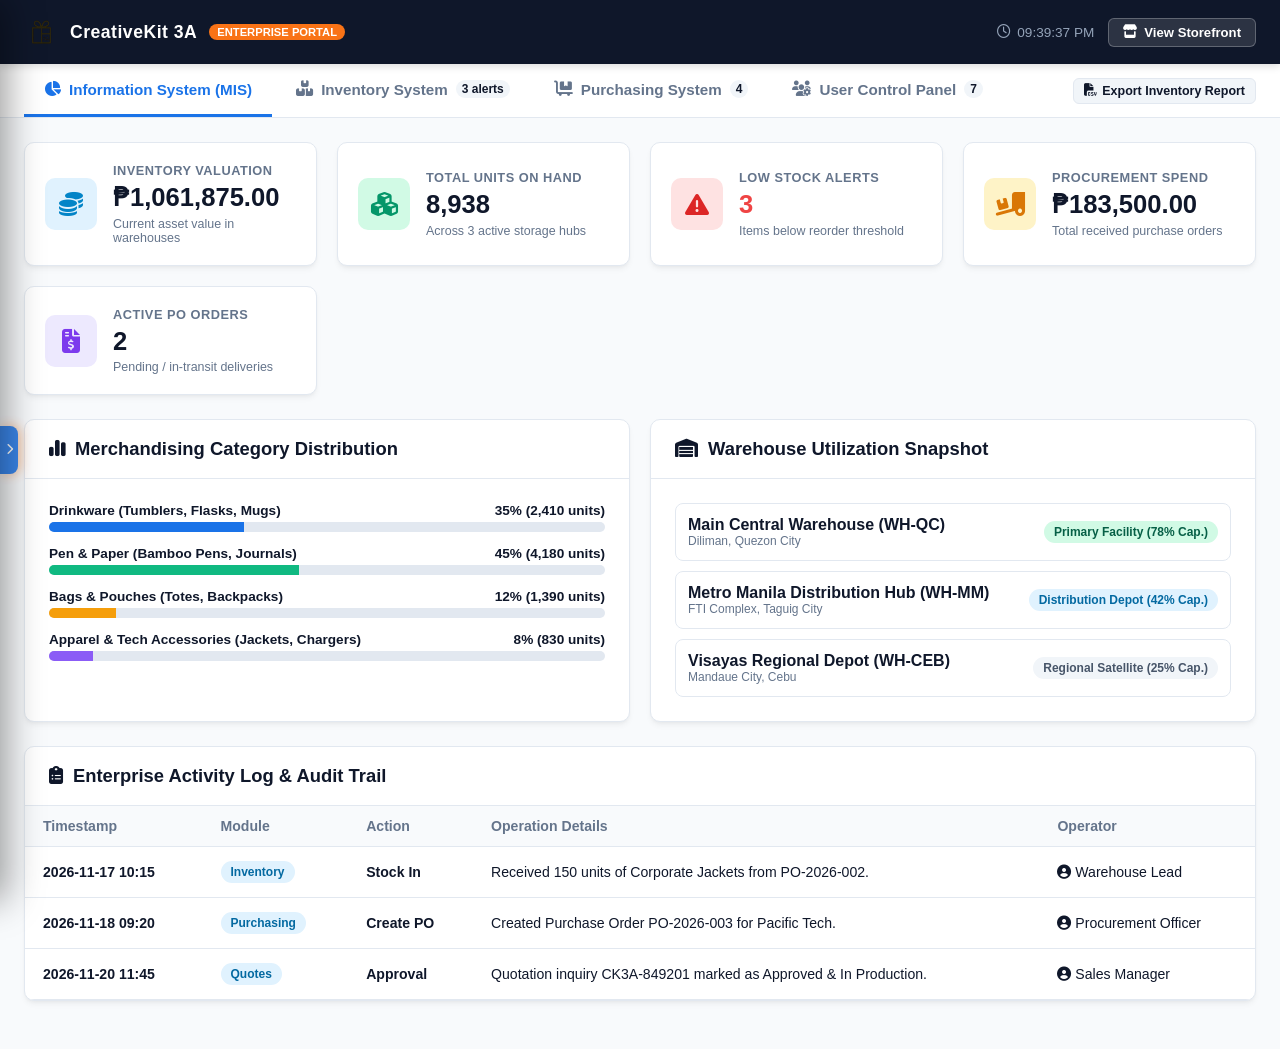
<file: admin/index.html>
<!DOCTYPE html>
<html lang="en">
<head>
  <meta charset="UTF-8">
  <meta name="viewport" content="width=device-width, initial-scale=1.0">
  <title>CreativeKit 3A — Management Portal (MIS, Purchasing & Inventory)</title>

  <!-- Font Awesome -->
  <link rel="stylesheet"
        href="https://cdnjs.cloudflare.com/ajax/libs/font-awesome/6.5.0/css/all.min.css"
        crossorigin="anonymous" referrerpolicy="no-referrer">

  <!-- Admin System Stylesheet -->
  <link rel="stylesheet" href="../assets/css/admin-system.css">
</head>
<body class="admin-body">

  <!-- ============================================================
       HOVER-ACTIVATED LEFT SIDEBAR NAVIGATION
       ============================================================ -->
  <!-- Left-edge hover detector strip -->
  <div class="sidebar-hover-zone" id="sidebar-hover-zone" aria-hidden="true">
    <div class="sidebar-hover-indicator" title="Hover to view navigation">
      <i class="fas fa-chevron-right"></i>
    </div>
  </div>

  <!-- The sliding sidebar -->
  <aside class="hover-sidebar" id="hover-sidebar" aria-label="Portal Navigation Sidebar">
    <div class="hover-sidebar-header">
      <div class="hover-sidebar-brand">
        <img src="../assets/images/logo.png" alt="" onerror="this.style.display='none'">
        <div>
          <h4>CreativeKit 3A</h4>
          <span>Staff & Operations</span>
        </div>
      </div>
      <button class="hover-sidebar-pin-btn" id="sidebar-pin-btn" title="Pin / Unpin sidebar" aria-label="Toggle pin sidebar">
        <i class="fas fa-thumbtack"></i>
      </button>
    </div>

    <div class="hover-sidebar-nav">
      <p class="hover-sidebar-heading">Core Systems</p>
      <button class="hover-sidebar-link active" data-tab="information">
        <div class="link-label"><i class="fas fa-chart-pie"></i><span>Information System</span></div>
        <span class="badge" style="background:rgba(255,255,255,0.1);color:#94a3b8;">MIS</span>
      </button>

      <button class="hover-sidebar-link" data-tab="inventory">
        <div class="link-label"><i class="fas fa-boxes-stacked"></i><span>Inventory System</span></div>
        <span class="badge" id="side-badge-inventory" style="background:#fee2e2;color:#ef4444;">0</span>
      </button>

      <button class="hover-sidebar-link" data-tab="purchasing">
        <div class="link-label"><i class="fas fa-cart-flatbed"></i><span>Purchasing System</span></div>
        <span class="badge" id="side-badge-purchasing" style="background:#e0e7ff;color:#4f46e5;">0</span>
      </button>

      <button class="hover-sidebar-link" data-tab="users">
        <div class="link-label"><i class="fas fa-users-cog"></i><span>User Control Panel</span></div>
        <span class="badge" id="side-badge-users" style="background:#dbeafe;color:#2563eb;">0</span>
      </button>

      <p class="hover-sidebar-heading" style="margin-top:16px;">Quick Actions</p>
      <button class="hover-sidebar-link" onclick="AdminApp.openAddUserModal()">
        <div class="link-label"><i class="fas fa-user-plus"></i><span>Add New User</span></div>
      </button>

      <button class="hover-sidebar-link" onclick="AdminApp.exportReportCSV()">
        <div class="link-label"><i class="fas fa-file-csv"></i><span>Export Inventory</span></div>
      </button>

      <button class="hover-sidebar-link" onclick="AdminApp.exportUsersCSV()">
        <div class="link-label"><i class="fas fa-file-export"></i><span>Export Users CSV</span></div>
      </button>

      <a href="../index.html" class="hover-sidebar-link">
        <div class="link-label"><i class="fas fa-store"></i><span>Storefront Home</span></div>
      </a>
    </div>

    <div class="hover-sidebar-footer">
      <div class="hover-sidebar-user">
        <div class="user-avatar-sm" id="side-user-avatar">AD</div>
        <div class="user-info-sm">
          <strong id="side-user-name">Administrator</strong>
          <span id="side-user-role">Full Access</span>
        </div>
      </div>
      <button class="hover-sidebar-logout" onclick="AdminApp.logout()" title="Sign Out">
        <i class="fas fa-sign-out-alt"></i>
      </button>
    </div>
  </aside>

  <!-- Top Navigation Bar -->
  <header class="admin-navbar">
    <a href="index.html" class="admin-brand">
      <img src="../assets/images/logo.png" alt="CreativeKit 3A Logo" onerror="this.style.display='none'">
      <span class="admin-brand-title">CreativeKit 3A</span>
      <span class="admin-brand-badge">Enterprise Portal</span>
    </a>

    <div class="admin-nav-actions">
      <div id="admin-user-display"></div>
      <div class="admin-clock">
        <i class="far fa-clock"></i> <span id="admin-clock-time">--:--:--</span>
      </div>
      <a href="../index.html" class="btn-storefront">
        <i class="fas fa-store"></i> View Storefront
      </a>
    </div>
  </header>

  <!-- Sub-navigation Tabs (The 3 Core Systems) -->
  <nav class="admin-tabs-bar" aria-label="Systems Navigation">
    <div class="admin-tabs">
      <button class="admin-tab active" data-tab="information">
        <i class="fas fa-chart-pie"></i> Information System (MIS)
      </button>
      <button class="admin-tab" data-tab="inventory">
        <i class="fas fa-boxes-stacked"></i> Inventory System
        <span class="badge" id="tab-badge-inventory">0</span>
      </button>
      <button class="admin-tab" data-tab="purchasing">
        <i class="fas fa-cart-flatbed"></i> Purchasing System
        <span class="badge" id="tab-badge-purchasing">0</span>
      </button>
      <button class="admin-tab" data-tab="users">
        <i class="fas fa-users-cog"></i> User Control Panel
        <span class="badge" id="tab-badge-users">0</span>
      </button>
    </div>

    <div>
      <button class="btn-admin btn-admin-secondary btn-admin-sm" onclick="AdminApp.exportReportCSV()">
        <i class="fas fa-file-csv"></i> Export Inventory Report
      </button>
    </div>
  </nav>

  <!-- Main Container -->
  <main class="admin-container">

    <!-- ============================================================
         1. INFORMATION SYSTEM (MIS & EXECUTIVE DASHBOARD)
         ============================================================ -->
    <section class="tab-content-panel" id="panel-information">
      
      <!-- Executive KPI Cards -->
      <div class="kpi-grid">
        <div class="kpi-card">
          <div class="kpi-icon primary"><i class="fas fa-coins"></i></div>
          <div class="kpi-info">
            <h4>Inventory Valuation</h4>
            <div class="kpi-value" id="kpi-inventory-val">₱0.00</div>
            <div class="kpi-subtext">Current asset value in warehouses</div>
          </div>
        </div>

        <div class="kpi-card">
          <div class="kpi-icon success"><i class="fas fa-cubes"></i></div>
          <div class="kpi-info">
            <h4>Total Units On Hand</h4>
            <div class="kpi-value" id="kpi-inventory-units">0</div>
            <div class="kpi-subtext">Across 3 active storage hubs</div>
          </div>
        </div>

        <div class="kpi-card">
          <div class="kpi-icon danger"><i class="fas fa-triangle-exclamation"></i></div>
          <div class="kpi-info">
            <h4>Low Stock Alerts</h4>
            <div class="kpi-value" id="kpi-low-stock" style="color:var(--admin-danger);">0</div>
            <div class="kpi-subtext">Items below reorder threshold</div>
          </div>
        </div>

        <div class="kpi-card">
          <div class="kpi-icon warning"><i class="fas fa-truck-ramp-box"></i></div>
          <div class="kpi-info">
            <h4>Procurement Spend</h4>
            <div class="kpi-value" id="kpi-procurement-spend">₱0.00</div>
            <div class="kpi-subtext">Total received purchase orders</div>
          </div>
        </div>

        <div class="kpi-card">
          <div class="kpi-icon purple"><i class="fas fa-file-invoice-dollar"></i></div>
          <div class="kpi-info">
            <h4>Active PO Orders</h4>
            <div class="kpi-value" id="kpi-active-pos">0</div>
            <div class="kpi-subtext">Pending / in-transit deliveries</div>
          </div>
        </div>
      </div>

      <!-- MIS Visual Breakdown Grid -->
      <div class="grid-2col">
        <div class="admin-card">
          <div class="admin-card-header">
            <h3><i class="fas fa-chart-simple"></i> Merchandising Category Distribution</h3>
          </div>
          <div style="padding:24px;">
            <div style="margin-bottom:14px;">
              <div style="display:flex;justify-content:space-between;margin-bottom:4px;font-size:0.85rem;font-weight:600;">
                <span>Drinkware (Tumblers, Flasks, Mugs)</span>
                <span>35% (2,410 units)</span>
              </div>
              <div style="background:#e2e8f0;height:10px;border-radius:5px;overflow:hidden;">
                <div style="background:#1a73e8;width:35%;height:100%;"></div>
              </div>
            </div>

            <div style="margin-bottom:14px;">
              <div style="display:flex;justify-content:space-between;margin-bottom:4px;font-size:0.85rem;font-weight:600;">
                <span>Pen &amp; Paper (Bamboo Pens, Journals)</span>
                <span>45% (4,180 units)</span>
              </div>
              <div style="background:#e2e8f0;height:10px;border-radius:5px;overflow:hidden;">
                <div style="background:#10b981;width:45%;height:100%;"></div>
              </div>
            </div>

            <div style="margin-bottom:14px;">
              <div style="display:flex;justify-content:space-between;margin-bottom:4px;font-size:0.85rem;font-weight:600;">
                <span>Bags &amp; Pouches (Totes, Backpacks)</span>
                <span>12% (1,390 units)</span>
              </div>
              <div style="background:#e2e8f0;height:10px;border-radius:5px;overflow:hidden;">
                <div style="background:#f59e0b;width:12%;height:100%;"></div>
              </div>
            </div>

            <div>
              <div style="display:flex;justify-content:space-between;margin-bottom:4px;font-size:0.85rem;font-weight:600;">
                <span>Apparel &amp; Tech Accessories (Jackets, Chargers)</span>
                <span>8% (830 units)</span>
              </div>
              <div style="background:#e2e8f0;height:10px;border-radius:5px;overflow:hidden;">
                <div style="background:#8b5cf6;width:8%;height:100%;"></div>
              </div>
            </div>
          </div>
        </div>

        <div class="admin-card">
          <div class="admin-card-header">
            <h3><i class="fas fa-warehouse"></i> Warehouse Utilization Snapshot</h3>
          </div>
          <div style="padding:24px;">
            <div style="display:flex;align-items:center;justify-content:space-between;padding:12px;border:1px solid #e2e8f0;border-radius:8px;margin-bottom:10px;">
              <div>
                <strong style="color:#0f172a;">Main Central Warehouse (WH-QC)</strong>
                <div style="font-size:0.75rem;color:#64748b;">Diliman, Quezon City</div>
              </div>
              <span class="badge-status badge-in-stock">Primary Facility (78% Cap.)</span>
            </div>

            <div style="display:flex;align-items:center;justify-content:space-between;padding:12px;border:1px solid #e2e8f0;border-radius:8px;margin-bottom:10px;">
              <div>
                <strong style="color:#0f172a;">Metro Manila Distribution Hub (WH-MM)</strong>
                <div style="font-size:0.75rem;color:#64748b;">FTI Complex, Taguig City</div>
              </div>
              <span class="badge-status badge-sent">Distribution Depot (42% Cap.)</span>
            </div>

            <div style="display:flex;align-items:center;justify-content:space-between;padding:12px;border:1px solid #e2e8f0;border-radius:8px;">
              <div>
                <strong style="color:#0f172a;">Visayas Regional Depot (WH-CEB)</strong>
                <div style="font-size:0.75rem;color:#64748b;">Mandaue City, Cebu</div>
              </div>
              <span class="badge-status badge-draft">Regional Satellite (25% Cap.)</span>
            </div>
          </div>
        </div>
      </div>

      <!-- Management Audit Trail & System Logs -->
      <div class="admin-card">
        <div class="admin-card-header">
          <h3><i class="fas fa-clipboard-list"></i> Enterprise Activity Log &amp; Audit Trail</h3>
        </div>
        <div class="admin-table-wrap">
          <table class="admin-table">
            <thead>
              <tr>
                <th>Timestamp</th>
                <th>Module</th>
                <th>Action</th>
                <th>Operation Details</th>
                <th>Operator</th>
              </tr>
            </thead>
            <tbody id="audit-logs-table-body">
              <!-- Rendered via admin-system.js -->
            </tbody>
          </table>
        </div>
      </div>

    </section>

    <!-- ============================================================
         2. INVENTORY SYSTEM
         ============================================================ -->
    <section class="tab-content-panel" id="panel-inventory" style="display:none;">
      
      <div class="admin-card">
        <div class="admin-card-header">
          <h3><i class="fas fa-boxes-stacked"></i> Real-Time Stock &amp; Warehouse Matrix</h3>
          
          <div class="admin-card-tools">
            <input type="text" id="inv-search-input" class="admin-search-input" placeholder="Search SKU or item...">
            
            <select id="inv-category-select" class="admin-select">
              <option value="all">All Categories</option>
              <option value="Accessories & Gadgets">Accessories &amp; Gadgets</option>
              <option value="Apparel">Apparel</option>
              <option value="Bags & Pouches">Bags &amp; Pouches</option>
              <option value="Drinkware">Drinkware</option>
              <option value="Pen & Paper">Pen &amp; Paper</option>
              <option value="PU Leather">PU Leather</option>
            </select>

            <select id="inv-status-select" class="admin-select">
              <option value="all">All Statuses</option>
              <option value="in-stock">In Stock</option>
              <option value="low-stock">Low Stock (Alerts)</option>
              <option value="out-of-stock">Out of Stock</option>
            </select>
          </div>
        </div>

        <div class="admin-table-wrap">
          <table class="admin-table">
            <thead>
              <tr>
                <th>SKU</th>
                <th>Product Description</th>
                <th>Location</th>
                <th>On Hand</th>
                <th>Reserved</th>
                <th>Available</th>
                <th>Reorder Point</th>
                <th>Status</th>
                <th>Asset Valuation</th>
                <th style="text-align:right;">Actions</th>
              </tr>
            </thead>
            <tbody id="inventory-table-body">
              <!-- Rendered via admin-system.js -->
            </tbody>
          </table>
        </div>
      </div>

      <!-- Stock Movement History Ledger -->
      <div class="admin-card">
        <div class="admin-card-header">
          <h3><i class="fas fa-history"></i> Stock Transaction &amp; Movement Ledger</h3>
        </div>
        <div class="admin-table-wrap">
          <table class="admin-table">
            <thead>
              <tr>
                <th>Movement Ref</th>
                <th>Type</th>
                <th>Source / Ref</th>
                <th>Product Name</th>
                <th>Qty Change</th>
                <th>Warehouse</th>
                <th>Logged Date</th>
              </tr>
            </thead>
            <tbody id="movements-table-body">
              <!-- Rendered via admin-system.js -->
            </tbody>
          </table>
        </div>
      </div>

    </section>

    <!-- ============================================================
         3. PURCHASING SYSTEM (PROCUREMENT & SUPPLIERS)
         ============================================================ -->
    <section class="tab-content-panel" id="panel-purchasing" style="display:none;">

      <div class="admin-card">
        <div class="admin-card-header">
          <h3><i class="fas fa-file-invoice-dollar"></i> Purchase Orders &amp; Procurement Orders</h3>
          
          <button class="btn-admin btn-admin-primary" onclick="AdminApp.openCreatePOModal()">
            <i class="fas fa-plus-circle"></i> Create Purchase Order
          </button>
        </div>

        <div class="admin-table-wrap">
          <table class="admin-table">
            <thead>
              <tr>
                <th>PO Number</th>
                <th>Supplier / Vendor</th>
                <th>Order Date</th>
                <th>Expected Delivery</th>
                <th>PO Status</th>
                <th>Payment</th>
                <th>Total Amount</th>
                <th style="text-align:right;">Goods Receipt</th>
              </tr>
            </thead>
            <tbody id="purchasing-table-body">
              <!-- Rendered via admin-system.js -->
            </tbody>
          </table>
        </div>
      </div>

      <!-- Supplier Directory -->
      <div class="admin-card">
        <div class="admin-card-header">
          <h3><i class="fas fa-building"></i> Verified Suppliers &amp; Vendors Directory</h3>
        </div>

        <div class="admin-table-wrap">
          <table class="admin-table">
            <thead>
              <tr>
                <th>Supplier Code</th>
                <th>Company Name</th>
                <th>Contact Representative</th>
                <th>Email</th>
                <th>Phone</th>
                <th>Terms</th>
                <th>Vendor Rating</th>
              </tr>
            </thead>
            <tbody id="suppliers-table-body">
              <!-- Rendered via admin-system.js -->
            </tbody>
          </table>
        </div>
      </div>

    </section>

    <!-- ============================================================
         4. USER CONTROL PANEL (IDENTITY & ACCESS CONTROL)
         ============================================================ -->
    <section class="tab-content-panel" id="panel-users" style="display:none;">

      <!-- Executive User KPI Cards -->
      <div class="kpi-grid">
        <div class="kpi-card">
          <div class="kpi-icon primary"><i class="fas fa-users"></i></div>
          <div class="kpi-info">
            <h4>Total Registered Users</h4>
            <div class="kpi-value" id="kpi-total-users">0</div>
            <div class="kpi-subtext">Across all security roles</div>
          </div>
        </div>

        <div class="kpi-card">
          <div class="kpi-icon purple"><i class="fas fa-user-shield"></i></div>
          <div class="kpi-info">
            <h4>Administrators</h4>
            <div class="kpi-value" id="kpi-admin-users">0</div>
            <div class="kpi-subtext">Full system governance access</div>
          </div>
        </div>

        <div class="kpi-card">
          <div class="kpi-icon success"><i class="fas fa-user-tie"></i></div>
          <div class="kpi-info">
            <h4>Staff Officers</h4>
            <div class="kpi-value" id="kpi-staff-users">0</div>
            <div class="kpi-subtext">Sales & procurement managers</div>
          </div>
        </div>

        <div class="kpi-card">
          <div class="kpi-icon warning"><i class="fas fa-user-tag"></i></div>
          <div class="kpi-info">
            <h4>Customer Accounts</h4>
            <div class="kpi-value" id="kpi-customer-users">0</div>
            <div class="kpi-subtext">Verified corporate B2B clients</div>
          </div>
        </div>
      </div>

      <!-- Main User Management Table Card -->
      <div class="admin-card">
        <div class="admin-card-header">
          <div>
            <h3><i class="fas fa-id-card"></i> User & Access Control Management</h3>
            <p style="margin:4px 0 0 0;font-size:0.83rem;color:var(--admin-text-muted);">
              Manage role-based access control (RBAC), edit account permissions, toggle activation, and provision user credentials.
            </p>
          </div>
          <div style="display:flex;gap:10px;">
            <button class="btn-admin btn-admin-secondary btn-admin-sm" onclick="AdminApp.exportUsersCSV()">
              <i class="fas fa-file-csv"></i> Export Users
            </button>
            <button class="btn-admin btn-admin-primary btn-admin-sm" onclick="AdminApp.openAddUserModal()">
              <i class="fas fa-user-plus"></i> Add New User
            </button>
          </div>
        </div>

        <!-- Filter & Search Toolbar -->
        <div class="filter-toolbar">
          <input type="text" id="user-search-input" class="filter-search-input" placeholder="Search by name, email, or phone number...">
          
          <select id="user-role-filter" class="admin-select" style="min-width:150px;">
            <option value="all">All Security Roles</option>
            <option value="admin">Administrator</option>
            <option value="staff">Staff Officer</option>
            <option value="customer">Customer</option>
          </select>

          <select id="user-status-filter" class="admin-select" style="min-width:140px;">
            <option value="all">All Statuses</option>
            <option value="active">Active Only</option>
            <option value="inactive">Inactive / Suspended</option>
          </select>

          <button class="btn-admin btn-admin-secondary btn-admin-sm" onclick="AdminApp.resetUserFilters()">
            <i class="fas fa-undo"></i> Reset
          </button>
        </div>

        <!-- Table -->
        <div class="admin-table-wrap">
          <table class="admin-table">
            <thead>
              <tr>
                <th>User Details</th>
                <th>Phone</th>
                <th>Security Role</th>
                <th>Status</th>
                <th>Registration Date</th>
                <th>Last Login</th>
                <th style="text-align:right;">Actions</th>
              </tr>
            </thead>
            <tbody id="users-table-body">
              <!-- Populated via admin-system.js -->
            </tbody>
          </table>
        </div>
      </div>

    </section>

  </main>

  <!-- ============================================================
       MODAL 1: STOCK ADJUSTMENT
       ============================================================ -->
  <div class="admin-modal-overlay" id="modal-stock-adjust">
    <div class="admin-modal">
      <div class="admin-modal-header">
        <h3><i class="fas fa-sliders-h"></i> Inventory Stock Adjustment</h3>
        <button class="cart-drawer-close" onclick="AdminApp.closeStockAdjustModal()">&times;</button>
      </div>
      <div class="admin-modal-body">
        <input type="hidden" id="adj-item-id">
        
        <div style="background:#f8fafc;padding:12px;border-radius:8px;border:1px solid #e2e8f0;">
          <div style="font-weight:700;font-size:1rem;" id="adj-item-name">Product Name</div>
          <div style="font-size:0.85rem;color:#64748b;margin-top:4px;">
            Current On-Hand Stock: <strong id="adj-current-qty" style="color:#0f172a;">0</strong> units
          </div>
        </div>

        <div class="form-group">
          <label for="adj-type">Adjustment Action</label>
          <select id="adj-type" class="admin-select">
            <option value="in">Stock In (Add pieces received)</option>
            <option value="out">Stock Out (Deduct pieces dispatched)</option>
            <option value="set">Set Exact Count (Physical audit overwrite)</option>
          </select>
        </div>

        <div class="form-group">
          <label for="adj-qty">Quantity</label>
          <input type="number" id="adj-qty" placeholder="e.g. 50" min="1">
        </div>

        <div class="form-group">
          <label for="adj-remarks">Audit Reason / Remarks</label>
          <textarea id="adj-remarks" rows="2" placeholder="e.g. Physical inventory reconciliation or damaged batch write-off"></textarea>
        </div>
      </div>
      <div class="admin-modal-footer">
        <button class="btn-admin btn-admin-secondary" onclick="AdminApp.closeStockAdjustModal()">Cancel</button>
        <button class="btn-admin btn-admin-primary" onclick="AdminApp.submitStockAdjust()">
          <i class="fas fa-save"></i> Save Adjustment
        </button>
      </div>
    </div>
  </div>

  <!-- ============================================================
       MODAL 2: CREATE PURCHASE ORDER
       ============================================================ -->
  <div class="admin-modal-overlay" id="modal-create-po">
    <div class="admin-modal">
      <div class="admin-modal-header">
        <h3><i class="fas fa-cart-plus"></i> Create Purchase Order</h3>
        <button class="cart-drawer-close" onclick="AdminApp.closeCreatePOModal()">&times;</button>
      </div>
      <div class="admin-modal-body">
        <div class="form-group">
          <label for="po-supplier-select">Select Supplier / Manufacturer</label>
          <select id="po-supplier-select" class="admin-select">
            <!-- Populated via JS -->
          </select>
        </div>

        <div class="form-group">
          <label for="po-warehouse-select">Receiving Destination Warehouse</label>
          <select id="po-warehouse-select" class="admin-select">
            <option value="WH-QC">Main Central Warehouse (WH-QC)</option>
            <option value="WH-MM">Metro Manila Distribution Hub (WH-MM)</option>
            <option value="WH-CEB">Visayas Regional Depot (WH-CEB)</option>
          </select>
        </div>

        <div class="form-group">
          <label for="po-item-name">Item Description</label>
          <input type="text" id="po-item-name" placeholder="e.g. 450ml Bamboo Tumbler Blanks">
        </div>

        <div class="grid-2col">
          <div class="form-group">
            <label for="po-item-qty">Order Quantity</label>
            <input type="number" id="po-item-qty" placeholder="e.g. 250" min="1">
          </div>
          <div class="form-group">
            <label for="po-item-cost">Unit Cost (₱)</label>
            <input type="number" id="po-item-cost" placeholder="e.g. 175.00" step="0.5" min="1">
          </div>
        </div>

        <div class="form-group">
          <label for="po-exp-date">Expected Delivery Date</label>
          <input type="date" id="po-exp-date">
        </div>
      </div>
      <div class="admin-modal-footer">
        <button class="btn-admin btn-admin-secondary" onclick="AdminApp.closeCreatePOModal()">Cancel</button>
        <button class="btn-admin btn-admin-primary" onclick="AdminApp.submitCreatePO()">
          <i class="fas fa-paper-plane"></i> Issue Purchase Order
        </button>
      </div>
    </div>
  </div>

  <!-- ============================================================
       MODAL 3: ADD NEW USER
       ============================================================ -->
  <div class="admin-modal-overlay" id="modal-add-user">
    <div class="admin-modal">
      <div class="admin-modal-header">
        <h3><i class="fas fa-user-plus"></i> Add New System User</h3>
        <button class="cart-drawer-close" onclick="AdminApp.closeAddUserModal()">&times;</button>
      </div>
      <div class="admin-modal-body">
        <div style="display:grid;grid-template-columns:1fr 1fr;gap:12px;">
          <div class="form-group">
            <label for="new-user-fname">First Name *</label>
            <input type="text" id="new-user-fname" placeholder="e.g. Juan">
          </div>
          <div class="form-group">
            <label for="new-user-lname">Last Name *</label>
            <input type="text" id="new-user-lname" placeholder="e.g. Dela Cruz">
          </div>
        </div>

        <div class="form-group">
          <label for="new-user-email">Email Address *</label>
          <input type="email" id="new-user-email" placeholder="name@company.com">
        </div>

        <div class="form-group">
          <label for="new-user-phone">Mobile / Phone Number</label>
          <input type="tel" id="new-user-phone" placeholder="+63 917 000 0000">
        </div>

        <div style="display:grid;grid-template-columns:1fr 1fr;gap:12px;">
          <div class="form-group">
            <label for="new-user-role">Security Role *</label>
            <select id="new-user-role" class="admin-select">
              <option value="customer">Customer (Storefront Access)</option>
              <option value="staff">Staff (Sales & Quotes Access)</option>
              <option value="admin">Administrator (Full Control)</option>
            </select>
          </div>
          <div class="form-group">
            <label for="new-user-status">Account Status *</label>
            <select id="new-user-status" class="admin-select">
              <option value="active">Active</option>
              <option value="inactive">Inactive / Suspended</option>
            </select>
          </div>
        </div>

        <div class="form-group">
          <label for="new-user-pw">Initial Password *</label>
          <input type="password" id="new-user-pw" placeholder="Minimum 6 characters">
        </div>
      </div>
      <div class="admin-modal-footer">
        <button class="btn-admin btn-admin-secondary" onclick="AdminApp.closeAddUserModal()">Cancel</button>
        <button class="btn-admin btn-admin-primary" onclick="AdminApp.submitAddUser()">
          <i class="fas fa-check"></i> Create User Account
        </button>
      </div>
    </div>
  </div>

  <!-- ============================================================
       MODAL 4: EDIT USER & PERMISSIONS
       ============================================================ -->
  <div class="admin-modal-overlay" id="modal-edit-user">
    <div class="admin-modal">
      <div class="admin-modal-header">
        <h3><i class="fas fa-user-edit"></i> Edit User & Permissions</h3>
        <button class="cart-drawer-close" onclick="AdminApp.closeEditUserModal()">&times;</button>
      </div>
      <div class="admin-modal-body">
        <input type="hidden" id="edit-user-id">

        <div style="display:grid;grid-template-columns:1fr 1fr;gap:12px;">
          <div class="form-group">
            <label for="edit-user-fname">First Name *</label>
            <input type="text" id="edit-user-fname">
          </div>
          <div class="form-group">
            <label for="edit-user-lname">Last Name *</label>
            <input type="text" id="edit-user-lname">
          </div>
        </div>

        <div class="form-group">
          <label for="edit-user-email">Email Address *</label>
          <input type="email" id="edit-user-email">
        </div>

        <div class="form-group">
          <label for="edit-user-phone">Mobile / Phone Number</label>
          <input type="tel" id="edit-user-phone">
        </div>

        <div style="display:grid;grid-template-columns:1fr 1fr;gap:12px;">
          <div class="form-group">
            <label for="edit-user-role">Security Role *</label>
            <select id="edit-user-role" class="admin-select">
              <option value="customer">Customer</option>
              <option value="staff">Staff Officer</option>
              <option value="admin">Administrator</option>
            </select>
          </div>
          <div class="form-group">
            <label for="edit-user-status">Account Status *</label>
            <select id="edit-user-status" class="admin-select">
              <option value="active">Active</option>
              <option value="inactive">Inactive / Suspended</option>
            </select>
          </div>
        </div>

        <div class="form-group">
          <label for="edit-user-pw">Reset Password (Optional)</label>
          <input type="password" id="edit-user-pw" placeholder="Leave blank to keep existing password">
        </div>
      </div>
      <div class="admin-modal-footer">
        <button class="btn-admin btn-admin-secondary" onclick="AdminApp.closeEditUserModal()">Cancel</button>
        <button class="btn-admin btn-admin-primary" onclick="AdminApp.submitEditUser()">
          <i class="fas fa-save"></i> Save Changes
        </button>
      </div>
    </div>
  </div>

  <!-- ============================================================
       GATEKEEPER: ADMIN AUTHENTICATION
       ============================================================ -->
  <div id="admin-auth-gate" class="admin-modal-overlay" style="display:none;background:rgba(15,23,42,0.88);backdrop-filter:blur(6px);z-index:9999;">
    <div class="admin-modal" style="max-width:440px;text-align:center;padding:36px 30px;">
      <div style="width:68px;height:68px;border-radius:50%;background:#fff3e8;color:#ff6b00;display:flex;align-items:center;justify-content:center;font-size:2.2rem;margin:0 auto 16px;box-shadow:0 4px 16px rgba(255,107,0,0.18);">
        <i class="fas fa-shield-halved"></i>
      </div>
      <h3 style="font-size:1.35rem;font-weight:800;color:#0f172a;margin-bottom:6px;">Administrator Sign In</h3>
      <p style="font-size:0.85rem;color:#64748b;margin-bottom:20px;line-height:1.5;">This management portal is restricted to authorized CreativeKit 3A administrators and procurement officers.</p>
      
      <form onsubmit="AdminApp.handleGateLogin(event)" style="display:flex;flex-direction:column;gap:13px;text-align:left;">
        <div class="form-group" style="margin:0;">
          <label style="font-size:0.78rem;font-weight:700;color:#475569;">Admin Email</label>
          <input type="email" id="gate-admin-email" placeholder="admin@creativekit3a.com" required style="width:100%;padding:10px 12px;border:1.5px solid #cbd5e1;border-radius:6px;font-size:0.88rem;">
        </div>
        <div class="form-group" style="margin:0;">
          <label style="font-size:0.78rem;font-weight:700;color:#475569;">Admin Password</label>
          <input type="password" id="gate-admin-password" placeholder="••••••••" required style="width:100%;padding:10px 12px;border:1.5px solid #cbd5e1;border-radius:6px;font-size:0.88rem;">
        </div>
        <div id="gate-error-msg" style="display:none;padding:8px 12px;border-radius:6px;background:#fef2f2;border:1px solid #fecaca;color:#dc2626;font-size:0.8rem;font-weight:600;"></div>
        <button type="submit" class="btn-admin btn-admin-primary" style="width:100%;padding:11px;font-size:0.92rem;justify-content:center;margin-top:6px;">
          <i class="fas fa-lock-open"></i> Unlock Management Portal
        </button>
      </form>
      
      <div style="margin-top:20px;padding-top:14px;border-top:1px solid #e2e8f0;font-size:0.82rem;color:#64748b;">
        <a href="../index.html" style="color:#ff6b00;text-decoration:none;font-weight:600;"><i class="fas fa-arrow-left"></i> Return to Public Storefront</a>
      </div>
    </div>
  </div>

  <!-- Admin System JavaScript -->
  <script src="../assets/js/admin-system.js"></script>
</body>
</html>
</file>
<file: assets/css/admin-system.css>
/* ============================================================
   admin-system.css — CreativeKit 3A Management Portal
   Styles for Purchasing, Inventory, and Information Systems (MIS)
   ============================================================ */

:root {
  --admin-bg: #f8fafc;
  --admin-surface: #ffffff;
  --admin-primary: #1a73e8;
  --admin-primary-dark: #1557b0;
  --admin-primary-light: #e8f0fe;
  --admin-accent: #f97316;
  --admin-success: #10b981;
  --admin-warning: #f59e0b;
  --admin-danger: #ef4444;
  --admin-text-dark: #0f172a;
  --admin-text-muted: #64748b;
  --admin-border: #e2e8f0;
  --admin-card-shadow: 0 4px 6px -1px rgba(0,0,0,0.05), 0 2px 4px -2px rgba(0,0,0,0.05);
  --admin-radius: 10px;
}

body.admin-body {
  background: var(--admin-bg);
  color: var(--admin-text-dark);
  font-family: -apple-system, BlinkMacSystemFont, "Segoe UI", Roboto, Oxygen, Ubuntu, Cantarell, sans-serif;
  margin: 0;
  padding: 0;
  display: flex;
  flex-direction: column;
  min-height: 100vh;
}

/* Header & Navigation */
.admin-navbar {
  background: #0f172a;
  color: #fff;
  padding: 0 24px;
  height: 64px;
  display: flex;
  align-items: center;
  justify-content: space-between;
  box-shadow: 0 2px 8px rgba(0,0,0,0.15);
  position: sticky;
  top: 0;
  z-index: 1000;
}

.admin-brand {
  display: flex;
  align-items: center;
  gap: 12px;
  text-decoration: none;
  color: #fff;
}

.admin-brand img {
  height: 34px;
}

.admin-brand-title {
  font-size: 1.1rem;
  font-weight: 700;
  letter-spacing: 0.5px;
}

.admin-brand-badge {
  background: var(--admin-accent);
  color: #fff;
  font-size: 0.7rem;
  padding: 2px 8px;
  border-radius: 12px;
  font-weight: 700;
  text-transform: uppercase;
}

.admin-nav-actions {
  display: flex;
  align-items: center;
  gap: 14px;
}

.admin-clock {
  font-size: 0.85rem;
  color: #94a3b8;
  display: flex;
  align-items: center;
  gap: 6px;
}

.btn-storefront {
  background: rgba(255,255,255,0.12);
  color: #fff;
  border: 1px solid rgba(255,255,255,0.25);
  padding: 6px 14px;
  border-radius: 6px;
  font-size: 0.82rem;
  font-weight: 600;
  text-decoration: none;
  display: inline-flex;
  align-items: center;
  gap: 6px;
  transition: all 0.2s;
}

.btn-storefront:hover {
  background: rgba(255,255,255,0.22);
}

/* Sub-nav Tabs */
.admin-tabs-bar {
  background: #ffffff;
  border-bottom: 1px solid var(--admin-border);
  padding: 0 24px;
  display: flex;
  align-items: center;
  justify-content: space-between;
}

.admin-tabs {
  display: flex;
  gap: 4px;
}

.admin-tab {
  padding: 16px 20px;
  border: none;
  background: none;
  font-size: 0.95rem;
  font-weight: 600;
  color: var(--admin-text-muted);
  cursor: pointer;
  display: inline-flex;
  align-items: center;
  gap: 8px;
  border-bottom: 3px solid transparent;
  transition: all 0.2s;
}

.admin-tab:hover {
  color: var(--admin-primary);
  background: var(--admin-primary-light);
}

.admin-tab.active {
  color: var(--admin-primary);
  border-bottom-color: var(--admin-primary);
  background: transparent;
}

.admin-tab .badge {
  background: #f1f5f9;
  color: var(--admin-text-dark);
  font-size: 0.75rem;
  padding: 2px 6px;
  border-radius: 10px;
}

.admin-tab.active .badge {
  background: var(--admin-primary-light);
  color: var(--admin-primary);
}

/* Main Container */
.admin-container {
  padding: 24px;
  max-width: 1440px;
  margin: 0 auto;
  width: 100%;
  box-sizing: border-box;
  flex: 1;
}

/* KPI Cards Grid */
.kpi-grid {
  display: grid;
  grid-template-columns: repeat(auto-fit, minmax(240px, 1fr));
  gap: 20px;
  margin-bottom: 24px;
}

.kpi-card {
  background: var(--admin-surface);
  border: 1px solid var(--admin-border);
  border-radius: var(--admin-radius);
  padding: 20px;
  box-shadow: var(--admin-card-shadow);
  display: flex;
  align-items: center;
  gap: 16px;
  position: relative;
  overflow: hidden;
}

.kpi-icon {
  width: 52px;
  height: 52px;
  border-radius: 10px;
  display: flex;
  align-items: center;
  justify-content: center;
  font-size: 1.5rem;
  flex-shrink: 0;
}

.kpi-icon.primary { background: #e0f2fe; color: #0284c7; }
.kpi-icon.success { background: #d1fae5; color: #059669; }
.kpi-icon.warning { background: #fef3c7; color: #d97706; }
.kpi-icon.danger  { background: #fee2e2; color: #dc2626; }
.kpi-icon.purple  { background: #ede9fe; color: #7c3aed; }

.kpi-info h4 {
  font-size: 0.8rem;
  text-transform: uppercase;
  color: var(--admin-text-muted);
  margin: 0 0 4px 0;
  font-weight: 700;
  letter-spacing: 0.5px;
}

.kpi-value {
  font-size: 1.6rem;
  font-weight: 800;
  color: var(--admin-text-dark);
  margin: 0;
  line-height: 1.2;
}

.kpi-subtext {
  font-size: 0.78rem;
  color: var(--admin-text-muted);
  margin-top: 4px;
}

/* Section Cards */
.admin-card {
  background: var(--admin-surface);
  border: 1px solid var(--admin-border);
  border-radius: var(--admin-radius);
  box-shadow: var(--admin-card-shadow);
  margin-bottom: 24px;
  overflow: hidden;
}

.admin-card-header {
  padding: 18px 24px;
  border-bottom: 1px solid var(--admin-border);
  display: flex;
  align-items: center;
  justify-content: space-between;
  flex-wrap: wrap;
  gap: 12px;
}

.admin-card-header h3 {
  margin: 0;
  font-size: 1.15rem;
  font-weight: 700;
  display: flex;
  align-items: center;
  gap: 10px;
  color: var(--admin-text-dark);
}

.admin-card-tools {
  display: flex;
  align-items: center;
  gap: 10px;
}

.admin-search-input {
  padding: 8px 14px;
  border: 1px solid var(--admin-border);
  border-radius: 6px;
  font-size: 0.85rem;
  outline: none;
  width: 220px;
  transition: border-color 0.2s;
}

.admin-search-input:focus {
  border-color: var(--admin-primary);
}

.admin-select {
  padding: 8px 12px;
  border: 1px solid var(--admin-border);
  border-radius: 6px;
  font-size: 0.85rem;
  outline: none;
  background: #fff;
  cursor: pointer;
}

/* Tables */
.admin-table-wrap {
  overflow-x: auto;
}

.admin-table {
  width: 100%;
  border-collapse: collapse;
  font-size: 0.88rem;
  text-align: left;
}

.admin-table th {
  background: #f8fafc;
  color: var(--admin-text-muted);
  font-weight: 700;
  padding: 12px 18px;
  border-bottom: 1px solid var(--admin-border);
  white-space: nowrap;
}

.admin-table td {
  padding: 14px 18px;
  border-bottom: 1px solid var(--admin-border);
  color: var(--admin-text-dark);
  vertical-align: middle;
}

.admin-table tr:hover td {
  background: #f1f5f9;
}

/* Badges */
.badge-status {
  padding: 4px 10px;
  border-radius: 20px;
  font-size: 0.75rem;
  font-weight: 700;
  display: inline-flex;
  align-items: center;
  gap: 5px;
  text-transform: capitalize;
}

.badge-in-stock    { background: #d1fae5; color: #065f46; }
.badge-low-stock   { background: #fef3c7; color: #92400e; }
.badge-out-of-stock{ background: #fee2e2; color: #991b1b; }
.badge-received    { background: #d1fae5; color: #065f46; }
.badge-sent        { background: #e0f2fe; color: #0369a1; }
.badge-draft       { background: #f1f5f9; color: #475569; }
.badge-paid        { background: #dcfce7; color: #166534; }
.badge-unpaid      { background: #fef9c3; color: #854d0e; }
.badge-role-admin    { background: #ede9fe; color: #6d28d9; border: 1px solid #ddd6fe; }
.badge-role-staff    { background: #e0f2fe; color: #0369a1; border: 1px solid #bae6fd; }
.badge-role-customer { background: #ffedd5; color: #c2410c; border: 1px solid #fed7aa; }
.badge-active        { background: #d1fae5; color: #065f46; }
.badge-inactive      { background: #fee2e2; color: #991b1b; }

.user-avatar-circle {
  width: 36px;
  height: 36px;
  border-radius: 50%;
  display: inline-flex;
  align-items: center;
  justify-content: center;
  font-weight: 700;
  font-size: 0.85rem;
  color: #fff;
  flex-shrink: 0;
}
.user-avatar-circle.admin { background: linear-gradient(135deg, #8b5cf6, #6d28d9); }
.user-avatar-circle.staff { background: linear-gradient(135deg, #0ea5e9, #0284c7); }
.user-avatar-circle.customer { background: linear-gradient(135deg, #f97316, #ea580c); }

.user-cell {
  display: flex;
  align-items: center;
  gap: 10px;
}
.user-name-title {
  font-weight: 700;
  color: var(--admin-text-dark);
  font-size: 0.88rem;
}
.user-email-subtitle {
  font-size: 0.78rem;
  color: var(--admin-text-muted);
}
.filter-toolbar {
  display: flex;
  align-items: center;
  gap: 12px;
  margin-bottom: 16px;
  flex-wrap: wrap;
}
.filter-search-input {
  flex: 1;
  min-width: 220px;
  padding: 8px 12px;
  border: 1px solid var(--admin-border);
  border-radius: 6px;
  font-size: 0.85rem;
  outline: none;
}
.filter-search-input:focus {
  border-color: var(--admin-primary);
  box-shadow: 0 0 0 2px var(--admin-primary-light);
}

/* Buttons */
.btn-admin {
  padding: 8px 14px;
  border-radius: 6px;
  font-weight: 600;
  font-size: 0.85rem;
  border: none;
  cursor: pointer;
  display: inline-flex;
  align-items: center;
  gap: 6px;
  transition: all 0.2s;
  text-decoration: none;
}

.btn-admin-primary {
  background: var(--admin-primary);
  color: #fff;
}
.btn-admin-primary:hover {
  background: var(--admin-primary-dark);
}

.btn-admin-secondary {
  background: #f1f5f9;
  color: var(--admin-text-dark);
  border: 1px solid var(--admin-border);
}
.btn-admin-secondary:hover {
  background: #e2e8f0;
}

.btn-admin-success {
  background: var(--admin-success);
  color: #fff;
}
.btn-admin-success:hover {
  background: #059669;
}

.btn-admin-sm {
  padding: 5px 10px;
  font-size: 0.78rem;
}

/* Modals */
.admin-modal-overlay {
  position: fixed;
  inset: 0;
  background: rgba(15, 23, 42, 0.6);
  backdrop-filter: blur(3px);
  z-index: 2000;
  display: flex;
  align-items: center;
  justify-content: center;
  opacity: 0;
  visibility: hidden;
  transition: all 0.2s;
}

.admin-modal-overlay.open {
  opacity: 1;
  visibility: visible;
}

.admin-modal {
  background: #fff;
  border-radius: 12px;
  max-width: 600px;
  width: 90%;
  max-height: 90vh;
  display: flex;
  flex-direction: column;
  box-shadow: 0 20px 25px -5px rgba(0, 0, 0, 0.2);
  transform: translateY(20px);
  transition: transform 0.2s;
}

.admin-modal-overlay.open .admin-modal {
  transform: translateY(0);
}

.admin-modal-header {
  padding: 18px 24px;
  border-bottom: 1px solid var(--admin-border);
  display: flex;
  align-items: center;
  justify-content: space-between;
}

.admin-modal-header h3 {
  margin: 0;
  font-size: 1.15rem;
  font-weight: 700;
}

.admin-modal-body {
  padding: 24px;
  overflow-y: auto;
  display: flex;
  flex-direction: column;
  gap: 16px;
}

.admin-modal-footer {
  padding: 16px 24px;
  border-top: 1px solid var(--admin-border);
  display: flex;
  justify-content: flex-end;
  gap: 10px;
  background: #f8fafc;
}

.form-group {
  display: flex;
  flex-direction: column;
  gap: 6px;
}

.form-group label {
  font-size: 0.85rem;
  font-weight: 600;
  color: var(--admin-text-dark);
}

.form-group input,
.form-group select,
.form-group textarea {
  padding: 10px 12px;
  border: 1px solid var(--admin-border);
  border-radius: 6px;
  font-size: 0.9rem;
  outline: none;
}

.form-group input:focus,
.form-group select:focus,
.form-group textarea:focus {
  border-color: var(--admin-primary);
}

/* Two columns */
.grid-2col {
  display: grid;
  grid-template-columns: 1fr 1fr;
  gap: 20px;
}

@media (max-width: 768px) {
  .grid-2col { grid-template-columns: 1fr; }
  .admin-navbar { padding: 0 16px; }
  .admin-container { padding: 16px; }
  .admin-tab { padding: 12px 14px; font-size: 0.85rem; }
}

/* ============================================================
   HOVER-ACTIVATED LEFT SIDEBAR
   ============================================================ */
:root {
  --side-w: 270px;
}

/* Left-edge hover sensor strip (with indicator badge) */
.sidebar-hover-zone {
  position: fixed;
  top: 0;
  left: 0;
  width: 18px;
  height: 100vh;
  z-index: 9980;
  display: flex;
  align-items: center;
  justify-content: flex-start;
  pointer-events: auto;
}

.sidebar-hover-indicator {
  width: 18px;
  height: 48px;
  background: var(--admin-primary);
  color: #fff;
  border-radius: 0 8px 8px 0;
  display: flex;
  align-items: center;
  justify-content: center;
  font-size: 0.72rem;
  box-shadow: 2px 0 12px rgba(255, 107, 0, 0.45);
  cursor: pointer;
  transition: all 0.2s ease;
  opacity: 0.85;
}

.sidebar-hover-zone:hover .sidebar-hover-indicator {
  width: 24px;
  opacity: 1;
}

/* The hover sidebar drawer */
.hover-sidebar {
  position: fixed;
  top: 0;
  left: 0;
  width: var(--side-w);
  height: 100vh;
  background: linear-gradient(180deg, #0f172a 0%, #1e293b 100%);
  color: #e2e8f0;
  box-shadow: 6px 0 35px rgba(0, 0, 0, 0.4);
  z-index: 9990;
  transform: translateX(-100%);
  transition: transform 0.28s cubic-bezier(0.16, 1, 0.3, 1);
  display: flex;
  flex-direction: column;
  overflow-y: auto;
  border-right: 1px solid rgba(255, 255, 255, 0.08);
}

/* Slide in on hover over hover zone or the sidebar itself, or when pinned/opened */
.sidebar-hover-zone:hover ~ .hover-sidebar,
.hover-sidebar:hover,
.hover-sidebar.open,
.hover-sidebar.pinned {
  transform: translateX(0);
}

/* When pinned, adjust body padding on desktop */
@media (min-width: 1024px) {
  body.sidebar-pinned {
    padding-left: var(--side-w);
    transition: padding-left 0.28s cubic-bezier(0.16, 1, 0.3, 1);
  }
  body.sidebar-pinned .sidebar-hover-zone {
    display: none;
  }
}

/* Sidebar header */
.hover-sidebar-header {
  padding: 18px 16px;
  display: flex;
  align-items: center;
  justify-content: space-between;
  border-bottom: 1px solid rgba(255, 255, 255, 0.08);
  background: rgba(0, 0, 0, 0.18);
}

.hover-sidebar-brand {
  display: flex;
  align-items: center;
  gap: 10px;
}

.hover-sidebar-brand img {
  width: 32px;
  height: 32px;
  border-radius: 8px;
  background: #fff;
  padding: 2px;
  object-fit: contain;
}

.hover-sidebar-brand h4 {
  margin: 0;
  font-size: 0.95rem;
  font-weight: 800;
  color: #fff;
  letter-spacing: -0.3px;
}

.hover-sidebar-brand span {
  font-size: 0.68rem;
  color: var(--admin-primary);
  text-transform: uppercase;
  font-weight: 700;
  letter-spacing: 0.8px;
  display: block;
}

.hover-sidebar-pin-btn {
  background: rgba(255, 255, 255, 0.08);
  border: none;
  color: #94a3b8;
  width: 30px;
  height: 30px;
  border-radius: 6px;
  display: flex;
  align-items: center;
  justify-content: center;
  cursor: pointer;
  font-size: 0.78rem;
  transition: all 0.2s ease;
}

.hover-sidebar-pin-btn:hover,
.hover-sidebar.pinned .hover-sidebar-pin-btn {
  background: var(--admin-primary);
  color: #fff;
}

/* Sidebar navigation links */
.hover-sidebar-nav {
  padding: 16px 12px;
  flex: 1;
  display: flex;
  flex-direction: column;
  gap: 4px;
}

.hover-sidebar-heading {
  font-size: 0.68rem;
  text-transform: uppercase;
  letter-spacing: 1px;
  color: #64748b;
  font-weight: 700;
  padding: 8px 10px 4px;
  margin: 0;
}

.hover-sidebar-link {
  display: flex;
  align-items: center;
  justify-content: space-between;
  width: 100%;
  padding: 10px 12px;
  border-radius: 8px;
  border: none;
  background: transparent;
  color: #cbd5e1;
  font-size: 0.85rem;
  font-weight: 600;
  cursor: pointer;
  text-align: left;
  text-decoration: none;
  transition: all 0.18s ease;
}

.hover-sidebar-link .link-label {
  display: flex;
  align-items: center;
  gap: 12px;
}

.hover-sidebar-link i {
  font-size: 0.95rem;
  color: #94a3b8;
  width: 18px;
  text-align: center;
  transition: color 0.18s ease;
}

.hover-sidebar-link:hover {
  background: rgba(255, 255, 255, 0.06);
  color: #fff;
}

.hover-sidebar-link:hover i {
  color: var(--admin-primary);
}

.hover-sidebar-link.active {
  background: var(--admin-primary);
  color: #fff;
  box-shadow: 0 4px 12px rgba(255, 107, 0, 0.3);
}

.hover-sidebar-link.active i {
  color: #fff;
}

.hover-sidebar-link .badge {
  font-size: 0.7rem;
  padding: 2px 7px;
  border-radius: 12px;
  font-weight: 700;
}

/* Sidebar footer */
.hover-sidebar-footer {
  padding: 14px 16px;
  border-top: 1px solid rgba(255, 255, 255, 0.08);
  background: rgba(0, 0, 0, 0.18);
  display: flex;
  align-items: center;
  justify-content: space-between;
  gap: 10px;
}

.hover-sidebar-user {
  display: flex;
  align-items: center;
  gap: 10px;
  overflow: hidden;
}

.user-avatar-sm {
  width: 32px;
  height: 32px;
  border-radius: 50%;
  background: linear-gradient(135deg, #ff6b00, #ea580c);
  color: #fff;
  font-weight: 700;
  font-size: 0.78rem;
  display: flex;
  align-items: center;
  justify-content: center;
  flex-shrink: 0;
}

.user-info-sm {
  display: flex;
  flex-direction: column;
  overflow: hidden;
}

.user-info-sm strong {
  font-size: 0.8rem;
  color: #fff;
  white-space: nowrap;
  overflow: hidden;
  text-overflow: ellipsis;
}

.user-info-sm span {
  font-size: 0.7rem;
  color: #94a3b8;
}

.hover-sidebar-logout {
  background: rgba(239, 68, 68, 0.12);
  border: 1px solid rgba(239, 68, 68, 0.3);
  color: #fca5a5;
  width: 32px;
  height: 32px;
  border-radius: 6px;
  display: flex;
  align-items: center;
  justify-content: center;
  cursor: pointer;
  font-size: 0.85rem;
  transition: all 0.2s ease;
  flex-shrink: 0;
}

.hover-sidebar-logout:hover {
  background: #ef4444;
  color: #fff;
}
</file>
